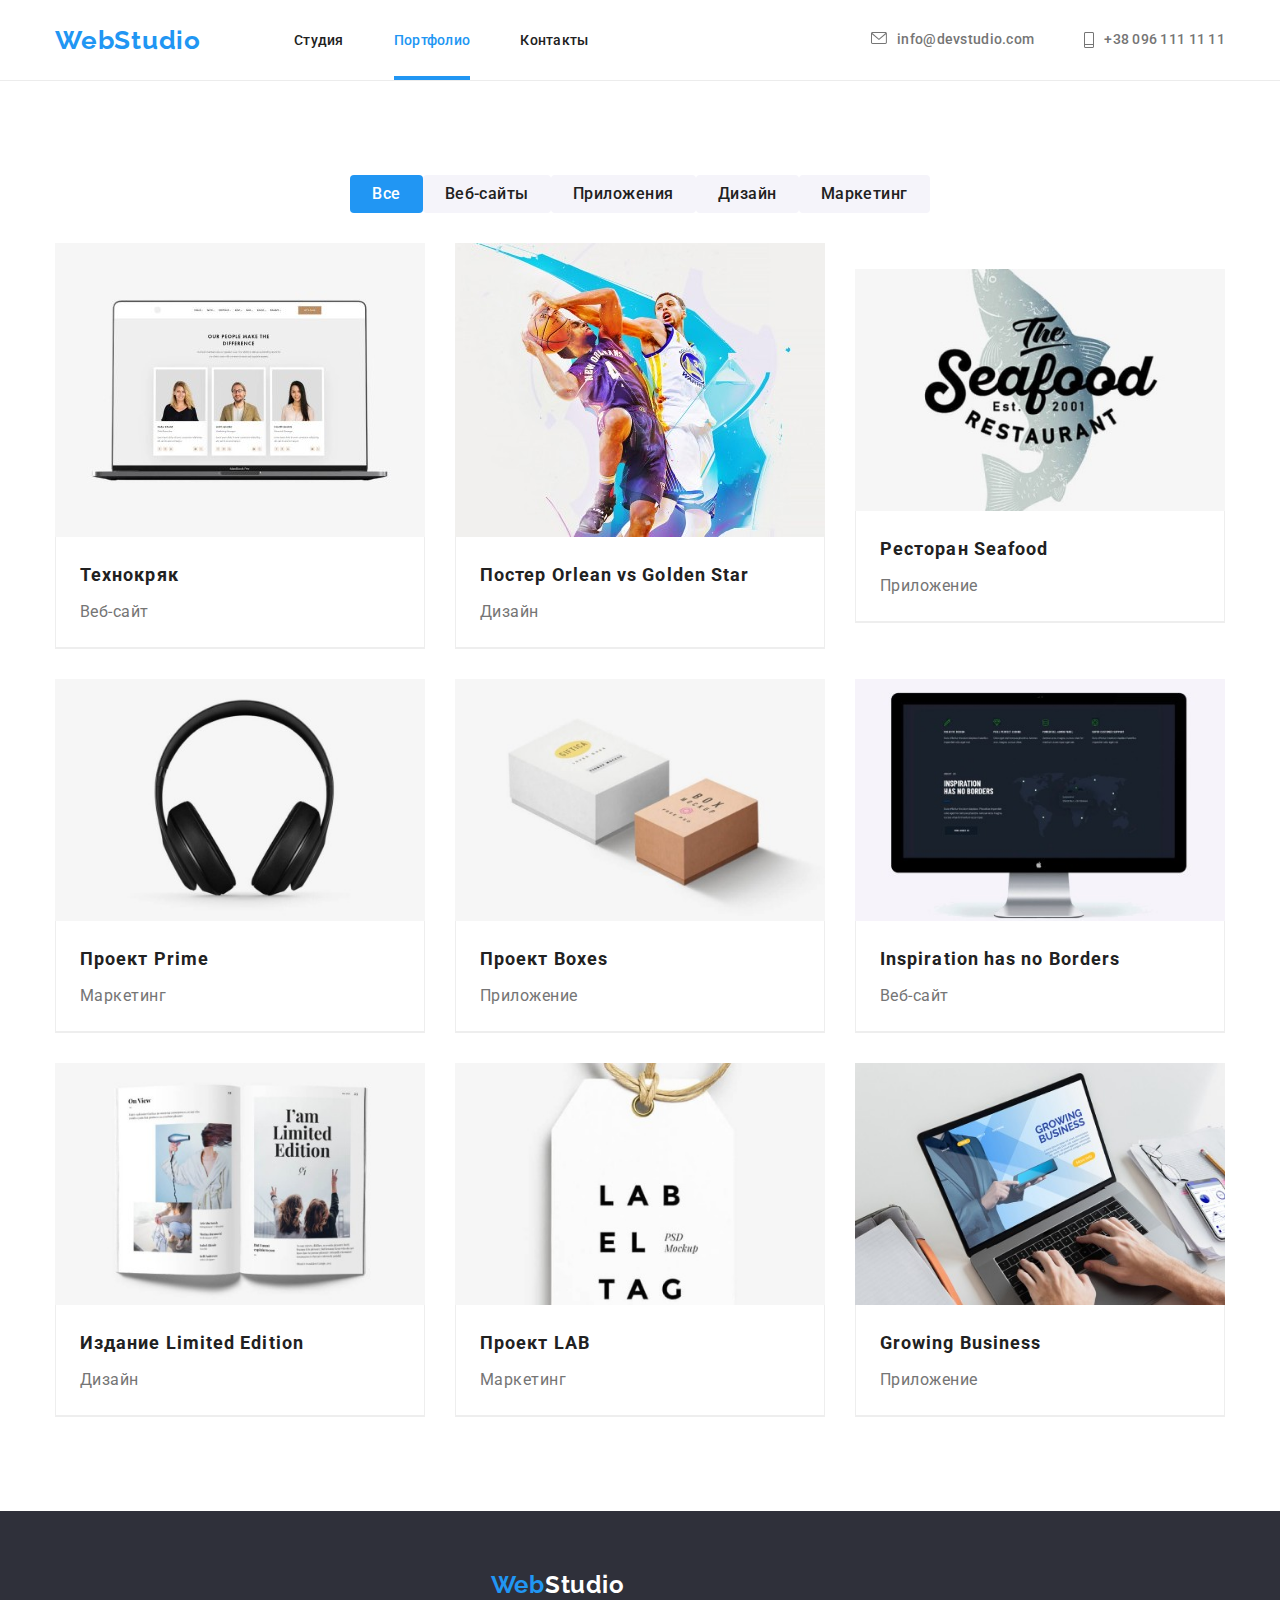
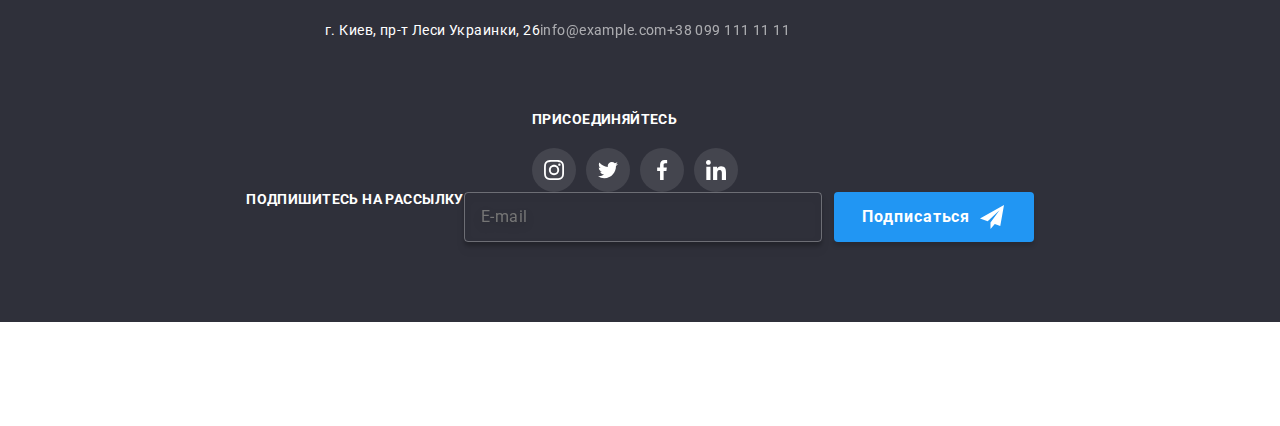
<file: portfolio.html>
<!DOCTYPE html>
<html lang="ru">
  <head>
    <meta charset="UTF-8" />
    <meta http-equiv="X-UA-Compatible" content="IE=edge" />
    <meta name="viewport" content="width=device-width, initial-scale=1.0" />
    <title>Document</title>
    <link rel="preconnect" href="https://fonts.googleapis.com">
    <link rel="preconnect" href="https://fonts.gstatic.com" crossorigin>
    <link href="https://fonts.googleapis.com/css2?family=Raleway:wght@700&family=Roboto:wght@400;500;700;900&display=swap"
      rel="stylesheet">
    <!-- Normalize -->
    <link
      rel="stylesheet"
      href="https://cdnjs.cloudflare.com/ajax/libs/modern-normalize/1.1.0/modern-normalize.min.css"
    />
    <!-- Custom styles -->
    <link rel="stylesheet" href="./css/main.min.css" />
  </head>

  <body class="body">
    <!--header-->
    <header class="header__menu">
      <div class="container header__container">
        <div class="header__nav-container">
          <nav class="header__site-nav">
            <a href="index.html" lang="en" class="header__logo">Web<span lang="en" class="studio">Studio</span></a>
            <div class="header__nav-site-contact">
              <div class="header__list-contact">
                <ul class="header__list">
                  <li class="header__item">
                    <a href="./index.html" class="header__title">Студия</a>
                  </li>
                  <li class="header__item">
                    <a href="./portfolio.html" class="header__title--active">Портфолио</a>
                  </li>
                  <li class="header__item"><a href="" class="header__title">Контакты</a></li>
                </ul>
              </div>
            </div>
          </nav>
          <ul class="header__list">
            <li class="header__link-contact">
              <a href="mailto:info@devstudio.com" class="header__link">
                <svg class="header__icon" width="16" height="12">
                  <use href="./images/icons/sprite1.svg#icon-envelope"></use>
                </svg>
                info@devstudio.com</a>
            </li>
            <li class="header__link-contact">
              <a href="tel:+380961111111" class="header__link">
                <svg class="header__icon" width="10" height="16">
                  <use href="./images/icons/sprite1.svg#icon-Vector"></use>
                </svg>
                +38 096 111 11 11</a>
            </li>
          </ul>
        </div>
      </div>
    </header>
    <!--Main-->
    <main>
      <section class="portfolio__section">
        <div class="container">
          <h1 hidden>Portfolio</h1>
          <div class="portfolio__btn-list">
            <ul class="portfolio__list">
              <li>
                <button type="button" class="portfolio--current-button">Все</button>
              </li>
              <li>
                <button type="button" class="portfolio__btn">Веб-сайты</button>
              </li>
              <li>
                <button type="button" class="portfolio__btn">Приложения</button>
              </li>
              <li>
                <button type="button" class="portfolio__btn">Дизайн</button>
              </li>
              <li>
                <button type="button" class="portfolio__btn">Маркетинг</button>
              </li>
            </ul>
          </div>
          <div class="portfolio__container">
            <ul class="portfolio__list">
              <li class="portfolio__card-list">
                <a href="" class="portfolio__ancor">
                  <div class="portfolio__text-position">
                    <picture class="portfolio__img">
                      <source media="(min-width: 1200px)"
                        srcset="./images/portfolio/img1_lg.jpg 1x, ./images/portfolio/img1@2x_lg.jpg 2x"
                        type="image/jpg">
                      <source media="(min-width: 768px)"
                        srcset="./images/portfolio/img1_md.jpg 1x, ./images/portfolio/img1@2x_md.jpg 2x"
                        type="image/jpg">
                      <source media="(max-width: 767px)"
                        srcset="./images/portfolio/img1_sm.jpg 1x, ./images/portfolio/img1@2x_sm.jpg 2x"
                        type="image/jpg">
                    
                  <img
                    src="./images/technokriak.jpg"
                    alt="technokriak"
                    width="370"
                  />
                  </picture>
                  <p class="portfolio__text-item">Ресурс предлагает комплексные предложения с разным уровнем
                  функционала и сервисов. Все это позволит посетителю получить
                  исчерпывающие сведения о компании или частном лице.</p></div>
                  <div class="portfolio__inscription">
                    <h2 class="portfolio__title">Технокряк</h2>
                    <p class="portfolio__text">Веб-сайт</p>
                  </div>
                </a>
              </li>
              <li class="portfolio__card-list">
                <a href="" class="portfolio__ancor">
                  <div class="portfolio__text-position">
                    <picture class="portfolio__img">
                      <source media="(min-width: 1200px)" srcset="./images/portfolio/img2_lg.jpg 1x, ./images/portfolio/img2@2x_lg.jpg 2x"
                        type="image/jpg">
                      <source media="(min-width: 768px)" srcset="./images/portfolio/img2_md.jpg 1x, ./images/portfolio/img2@2x_md.jpg 2x"
                        type="image/jpg">
                      <source media="(max-width: 767px)" srcset="./images/portfolio/img2_sm.jpg 1x, ./images/portfolio/img2@2x_sm.jpg 2x"
                        type="image/jpg">
                  <img
                    src="./images/neworlean.jpg"
                    alt="neworlean"
                    width="370"
                  />
                    </picture>
                  <p class="portfolio__text-item">Lorem ipsum dolor sit amet consectetur, adipisicing elit.
                  Numquam quod inventore placeat atque, beatae dolores error ab non unde impedit
                  corrupti laborum quaerat nisi quidem sint! Asperiores.</p>
                  </div>
                  <div class="portfolio__inscription">
                    <h2 class="portfolio__title">
                      Постер <span lang="en">Orlean vs Golden Star</span>
                    </h2>
                    <p class="portfolio__text">Дизайн</p>
                  </div>
                </a>
              </li>
              <li class="portfolio__card-list">
                <a href="" class="portfolio__ancor">
                  <div class="portfolio__text-position">
                    <picture class="portfolio__img">
                      <source media="(min-width: 1200px)" srcset="./images/portfolio/img3_lg.jpg 1x, ./images/portfolio/img3@2x_lg.jpg 2x"
                        type="image/jpg">
                      <source media="(min-width: 768px)" srcset="./images/portfolio/img3_md.jpg 1x, ./images/portfolio/img3@2x_md.jpg 2x"
                        type="image/jpg">
                      <source media="(max-width: 767px)" srcset="./images/portfolio/img3_sm.jpg 1x, ./images/portfolio/img3@2x_sm.jpg 2x"
                        type="image/jpg">
                  <img src="./images/seafood.jpg" alt="seafood" width="370" />
                    </picture>
                  <p class="portfolio__text-item">Lorem ipsum dolor sit amet consectetur, adipisicing elit.
                    Numquam quod inventore placeat atque, beatae dolores error ab non unde impedit
                    corrupti laborum quaerat nisi quidem sint! Asperiores.</p>
                  </div>
                  <div class="portfolio__inscription">
                    <h2 class="portfolio__title">
                      Ресторан <span lang="en">Seafood</span>
                    </h2>
                    <p class="portfolio__text">Приложение</p>
                  </div>
                </a>
              </li>
              <li class="portfolio__card-list">
                <a href="" class="portfolio__ancor">
                  <div class="portfolio__text-position">
                    <picture class="portfolio__img">
                      <source media="(min-width: 1200px)" srcset="./images/portfolio/img4_lg.jpg 1x, ./images/portfolio/img4@2x_lg.jpg 2x"
                        type="image/jpg">
                      <source media="(min-width: 768px)" srcset="./images/portfolio/img4_md.jpg 1x, ./images/portfolio/img4@2x_md.jpg 2x"
                        type="image/jpg">
                      <source media="(max-width: 767px)" srcset="./images/portfolio/img4_sm.jpg 1x, ./images/portfolio/img4@2x_sm.jpg 2x"
                        type="image/jpg">
                  <img src="./images/prime.jpg" alt="prime" width="370" />
                    </picture>
                  <p class="portfolio__text-item">Lorem ipsum dolor sit amet consectetur, adipisicing elit.
                    Numquam quod inventore placeat atque, beatae dolores error ab non unde impedit
                    corrupti laborum quaerat nisi quidem sint! Asperiores.</p>
                  </div>
                  <div class="portfolio__inscription">
                    <h2 class="portfolio__title">
                      Проект <span lang="en">Prime</span>
                    </h2>
                    <p class="portfolio__text">Маркетинг</p>
                  </div>
                </a>
              </li>
              <li class="portfolio__card-list">
                <a href="" class="portfolio__ancor">
                  <div class="portfolio__text-position">
                    <picture class="portfolio__img">
                      <source media="(min-width: 1200px)" srcset="./images/portfolio/img5_lg.jpg 1x, ./images/portfolio/img5@2x_lg.jpg 2x"
                        type="image/jpg">
                      <source media="(min-width: 768px)" srcset="./images/portfolio/img5_md.jpg 1x, ./images/portfolio/img5@2x_md.jpg 2x"
                        type="image/jpg">
                      <source media="(max-width: 767px)" srcset="./images/portfolio/img5_sm.jpg 1x, ./images/portfolio/img5@2x_sm.jpg 2x"
                        type="image/jpg">
                  <img src="./images/boxes.jpg" alt="boxes" width="370" />
                    </picture>
                  <p class="portfolio__text-item">Lorem ipsum dolor sit amet consectetur, adipisicing elit.
                    Numquam quod inventore placeat atque, beatae dolores error ab non unde impedit
                    corrupti laborum quaerat nisi quidem sint! Asperiores.</p>
                  </div>
                  <div class="portfolio__inscription">
                    <h2 class="portfolio__title">
                      Проект <span lang="en">Boxes</span>
                    </h2>
                    <p class="portfolio__text">Приложение</p>
                  </div>
                </a>
              </li>
              <li class="portfolio__card-list">
                <a href="" class="portfolio__ancor">
                  <div class="portfolio__text-position">
                    <picture class="portfolio__img">
                      <source media="(min-width: 1200px)" srcset="./images/portfolio/img6_lg.jpg 1x, ./images/portfolio/img6@2x_lg.jpg 2x"
                        type="image/jpg">
                      <source media="(min-width: 768px)" srcset="./images/portfolio/img6_md.jpg 1x, ./images/portfolio/img6@2x_md.jpg 2x"
                        type="image/jpg">
                      <source media="(max-width: 767px)" srcset="./images/portfolio/img6_sm.jpg 1x, ./images/portfolio/img6@2x_sm.jpg 2x"
                        type="image/jpg">
                  <img
                    src="./images/inspiration.jpg"
                    alt="inspiration"
                    width="370"
                  />
                    </picture>
                  <p class="portfolio__text-item">Lorem ipsum dolor sit amet consectetur, adipisicing elit.
                    Numquam quod inventore placeat atque, beatae dolores error ab non unde impedit
                    corrupti laborum quaerat nisi quidem sint! Asperiores.</p></div>
                  <div class="portfolio__inscription">
                    <h2 lang="en" class="portfolio__title">
                      Inspiration has no Borders
                    </h2>
                    <p class="portfolio__text">Веб-сайт</p>
                  </div>
                </a>
              </li>
              <li class="portfolio__card-list">
                <a href="" class="portfolio__ancor">
                  <div class="portfolio__text-position">
                    <picture class="portfolio__img">
                      <source media="(min-width: 1200px)" srcset="./images/portfolio/img7_lg.jpg 1x, ./images/portfolio/img7@2x_lg.jpg 2x"
                        type="image/jpg">
                      <source media="(min-width: 768px)" srcset="./images/portfolio/img7_md.jpg 1x, ./images/portfolio/img7@2x_md.jpg 2x"
                        type="image/jpg">
                      <source media="(max-width: 767px)" srcset="./images/portfolio/img7_sm.jpg 1x, ./images/portfolio/img7@2x_sm.jpg 2x"
                        type="image/jpg">
                  <img
                    src="./images/limitededition.jpg"
                    alt="limitededition"
                    width="370"
                  />
                    </picture>
                  <p class="portfolio__text-item">Lorem ipsum dolor sit amet consectetur, adipisicing elit.
                    Numquam quod inventore placeat atque, beatae dolores error ab non unde impedit
                    corrupti laborum quaerat nisi quidem sint! Asperiores.</p>
                  </div>
                  <div class="portfolio__inscription">
                    <h2 class="portfolio__title">
                      Издание <span lang="en">Limited Edition</span>
                    </h2>
                    <p class="portfolio__text">Дизайн</p>
                  </div>
                </a>
              </li>
              <li class="portfolio__card-list">
                <a href="" class="portfolio__ancor">
                  <div class="portfolio__text-position">
                    <picture class="portfolio__img">
                      <source media="(min-width: 1200px)" srcset="./images/portfolio/img8_lg.jpg 1x, ./images/portfolio/img8@2x_lg.jpg 2x"
                        type="image/jpg">
                      <source media="(min-width: 768px)" srcset="./images/portfolio/img8_md.jpg 1x, ./images/portfolio/img8@2x_md.jpg 2x"
                        type="image/jpg">
                      <source media="(max-width: 767px)" srcset="./images/portfolio/img8_sm.jpg 1x, ./images/portfolio/img8@2x_sm.jpg 2x"
                        type="image/jpg">
                  <img
                    src="./images/projectlab.jpg"
                    alt="projectlab"
                    width="370"
                  />
                    </picture>
                  <p class="portfolio__text-item">Lorem ipsum dolor sit amet consectetur, adipisicing elit.
                    Numquam quod inventore placeat atque, beatae dolores error ab non unde impedit
                    corrupti laborum quaerat nisi quidem sint! Asperiores.</p>
                  </div>
                  <div class="portfolio__inscription">
                    <h2 class="portfolio__title">
                      Проект <span lang="en">LAB</span>
                    </h2>
                    <p class="portfolio__text">Маркетинг</p>
                  </div>
                </a>
              </li>
              <li class="portfolio__card-list">
                <a href="" class="portfolio__ancor">
                  <div class="portfolio__text-position">
                    <picture class="portfolio__img">
                      <source media="(min-width: 1200px)" srcset="./images/portfolio/img9_lg.jpg 1x, ./images/portfolio/img9@2x_lg.jpg 2x"
                        type="image/jpg">
                      <source media="(min-width: 768px)" srcset="./images/portfolio/img9_md.jpg 1x, ./images/portfolio/img9@2x_md.jpg 2x"
                        type="image/jpg">
                      <source media="(max-width: 767px)" srcset="./images/portfolio/img9_sm.jpg 1x, ./images/portfolio/img9@2x_sm.jpg 2x"
                        type="image/jpg">
                  <img
                    src="./images/growingbusiness.jpg"
                    alt="growingbusiness"
                    width="370"
                  />
                    </picture>
                  <p class="portfolio__text-item">Lorem ipsum dolor sit amet consectetur, adipisicing elit.
                    Numquam quod inventore placeat atque, beatae dolores error ab non unde impedit
                    corrupti laborum quaerat nisi quidem sint! Asperiores.</p>
                  </div>
                  <div class="portfolio__inscription">
                    <h2 lang="en" class="portfolio__title">Growing Business</h2>
                    <p class="portfolio__text">Приложение</p>
                  </div>
                </a>
              </li>
            </ul>
          </div>
        </div>
      </section>
    </main>
    <!--Footer-->
    <footer class="footer__section">
      <section>
        <div class="container">
          <div class="footer__ancors">
            <div class="footer__contact-container">
              <h2 lang="en" class="footer__logo">
                Web<span lang="en" class="footer__studio">Studio</span>
              </h2>
              <address>
                <ul class="footer__address-list">
                  <li>
                    <p class="footer__address">г. Киев, пр-т Леси Украинки, 26</p>
                  </li>
                  <li class="footer__contact-list">
                    <a href="mailto:info@example.com" class="footer__contact">info@example.com</a>
                  </li>
                  <li class="footer__contact-list">
                    <a href="tel:+380991111111" class="footer__contact">+38 099 111 11 11</a>
                  </li>
                </ul>
              </address>
            </div>
            <div class="footer__social">
              <h3 class="footer__title">ПРИСОЕДИНЯЙТЕСЬ</h3>
              <ul class="footer__socialicons footer__list">
                <li class="footer__icons">
                  <a class="footer__link" href="instagram" target="_blank" rel="noopener noreffer"
                    aria-label="Instagram-icon">
                    <svg class="footer__connect-icons" width="20" height="20">
                      <use href="./images/icons/sprite1.svg#icon-instagram-2"></use>
                    </svg></a>
                </li>
                <li class="footer__icons">
                  <a class="footer__link" href="twitter" target="_blank" rel="noopener noreffer" aria-label="Twitter-icon">
                    <svg class="footer__connect-icons" width="20" height="20">
                      <use href="./images/icons/sprite1.svg#icon-twitter-1"></use>
                    </svg></a>
                </li>
                <li class="footer__icons">
                  <a class="footer__link" href="facebook" target="_blank" rel="noopener noreffer"
                    aria-label="Facebook-icon">
                    <svg class="footer__connect-icons" width="20" height="20">
                      <use href="./images/icons/sprite1.svg#icon-facebook-1"></use>
                    </svg></a>
                </li>
                <li class="footer__icons">
                  <a class="footer__link" href="linkedin" target="_blank" rel="noopener noreffer"
                    aria-label="Linkedin-icon">
                    <svg class="footer__connect-icons" width="20" height="20">
                      <use href="./images/icons/sprite1.svg#icon-linkedin-1"></use>
                    </svg></a>
                </li>
              </ul>
            </div>
            <div class="footer__subscribe">
              <p class="footer__title-send">Подпишитесь на рассылку</p>
              <form class="footer__form">
                <div class="footer__mail">
                  <label class="footer__label-mail">
                    <input class="footer__input-mail" type="email" name="mail" placeholder="E-mail">
                  </label>
                </div>
                <button class="footer__btn" type="submit">Подписаться
                  <svg class="footer__icon-btn" width="24" height="24">
                    <use href="./images/icons/sprite1.svg#icon-icon-send"></use>
                  </svg>
                </button>
              </form>
            </div>
          </div>
        </div>
      </section>
    </footer>
    <!-- Mobile menu -->
    <div class="mobile-menu" data-menu>
      <ul class="mobile-menu-nav mobile-menu__list">
        <li class="mobile-menu-nav__item">
          <a class="mobile-menu-nav__link mobile-menu-nav__link--current link" href="./index.html">Студия</a>
        </li>
        <li class="mobile-menu-nav__item">
          <a class="mobile-menu-nav__link link" href="./portfolio.html">Портфолио</a>
        </li>
        <li class="mobile-menu-nav__item">
          <a class="mobile-menu-nav__link" href="">Контакты</a>
        </li>
      </ul>
    
      <ul class="mobile-menu-contacts mobile-menu__list">
        <li class="mobile-menu-contacts__item">
          <a class="mobile-menu-contacts__tel link" href="tel:+380961111111">+38 096 111 11 11</a>
        </li>
        <li class="mobile-menu-contacts__item">
          <a class="mobile-menu-contacts__mail link" href="mailto:info@devstudio.com">info@devstudio.com</a>
        </li>
      </ul>
    
      <ul class="mobile-menu-socials mobile-menu__list">
        <li class="mobile-menu-socials__item">
          <a class="mobile-menu-socials__link link" href="">Instagram</a>
        </li>
        <li class="mobile-menu-socials__item">
          <a class="mobile-menu-socials__link link" href="">Twitter</a>
        </li>
        <li class="mobile-menu-socials__item">
          <a class="mobile-menu-socials__link link" href="">Facebook</a>
        </li>
        <li class="mobile-menu-socials__item">
          <a class="mobile-menu-socials__link" href="">LinkedIn</a>
        </li>
      </ul>
    </div>
  </body>
</html>
</file>
<file: css/main.min.css>
:root{--primary-text-color: #757575;--title-text-color: #212121;--link-text-color: #2196F3;--logo-text-studio-color: #000000;--accent-text-color: #FFFFFF;--primary-background-color: #FFFFFF;--background-footer: #2F303A;--button-color: #2196F3;--secondary-background-color: #F5F4FA;--list-background-color: #EEEEEE;--border-color: #ECECEC;--icon-color: #AFB1B8;--item: 3;--indent: 30px}html{-webkit-box-sizing:border-box;box-sizing:border-box}.container{width:1200px;padding-left:15px;padding-right:15px;margin-left:auto;margin-right:auto}@media screen and (min-width: 480px){.container{width:480px}}@media screen and (min-width: 768px){.container{width:768px}}@media screen and (min-width: 1200px){.container{width:1200px}}.body{background-color:var(--primary-background-color);color:var(--primary-text-color);font-family:Roboto,sans-serif;font-size:14px;margin:0px}ul{padding:0;margin:0}h1,h2,h3,h4,h5,h6,p{margin:0}.header__container{border-bottom:1px;border:var(--border-color)}.header__menu{border-bottom:1px solid var(--border-color)}.header__nav-container{display:-webkit-box;display:-ms-flexbox;display:flex}.header__site-nav{display:-webkit-box;display:-ms-flexbox;display:flex;-webkit-box-align:center;-ms-flex-align:center;align-items:center;margin-right:auto}.header__list{display:-webkit-box;display:-ms-flexbox;display:flex;-webkit-box-align:center;-ms-flex-align:center;align-items:center;list-style-type:none;padding:0px;margin:0px}.header__logo{color:var(--link-text-color);font-family:"Raleway";font-weight:700;font-size:26px;line-height:1.19;letter-spacing:.03em;text-decoration:none;padding-top:24px;padding-bottom:24px;margin-right:93px}.header__studio{text-decoration:none}.header__studio{color:var(--logo-text-studio-color);font-family:"Raleway";font-weight:700;font-size:26px;line-height:1.19;letter-spacing:.03em}.header__nav-site-contact,.header__list-contact{margin-right:auto;margin-left:auto}.header__item{margin-right:50px}.header__item:last-child{margin-right:0px}.header__link,.header__title--active,.header__title{text-decoration:none;padding-top:32px;padding-bottom:32px}.header__title{color:var(--title-text-color);font-family:inherit;font-weight:500;line-height:1.14;letter-spacing:.02em;-webkit-transition:color 250ms cubic-bezier(0.4, 0, 0.2, 1);transition:color 250ms cubic-bezier(0.4, 0, 0.2, 1)}.header__title:hover,.header__title:focus{color:var(--link-text-color)}.header__title--active{color:var(--link-text-color);font-family:inherit;font-weight:500;line-height:1.14;letter-spacing:.02em;position:relative}.header__title--active::after{content:"";display:block;width:100%;height:4px;background-color:var(--link-text-color);position:absolute;bottom:0;left:0}.header__item:first-child{margin-left:0px}.header__item:last-child{margin-right:0px}.header__link-contact{margin-right:50px}.header__link-contact:last-child{margin-right:0px}.contact{-webkit-transition:color 250ms cubic-bezier(0.4, 0, 0.2, 1);transition:color 250ms cubic-bezier(0.4, 0, 0.2, 1)}.header__link{color:var(--primary-text-color);font-family:inherit;font-weight:500;font-size:14px;line-height:1.14;letter-spacing:.02em;display:-webkit-box;display:-ms-flexbox;display:flex;-webkit-transition:color 250ms cubic-bezier(0.4, 0, 0.2, 1);transition:color 250ms cubic-bezier(0.4, 0, 0.2, 1)}.header__link:hover,.header__link:focus{color:var(--link-text-color)}.header__icon{fill:currentColor;margin-right:10px;-webkit-transition:fill 250ms cubic-bezier(0.4, 0, 0.2, 1);transition:fill 250ms cubic-bezier(0.4, 0, 0.2, 1)}.header__icon:hover,.header__icon:focus{fill:currentColor}.hero{text-align:center;padding:200px 0;background-color:var(--background-footer);max-width:1600px;height:600px;margin-left:auto;margin-right:auto;background-image:-webkit-gradient(linear, left top, right top, from(rgba(47, 48, 58, 0.4)), to(rgba(47, 48, 58, 0.4))),url(../images/hero.jpg);background-image:linear-gradient(to right, rgba(47, 48, 58, 0.4), rgba(47, 48, 58, 0.4)),url(../images/hero.jpg);background-repeat:no-repeat;background-position:center;background-size:cover}@media screen and (min-width: 0px)and (max-width: 479px){.hero{background-image:-webkit-gradient(linear, left top, right top, from(rgba(47, 48, 58, 0.4)), to(rgba(47, 48, 58, 0.4))),url(../images/hero/Header_img_sm.jpg);background-image:linear-gradient(to right, rgba(47, 48, 58, 0.4), rgba(47, 48, 58, 0.4)),url(../images/hero/Header_img_sm.jpg)}}@media screen and (min-width: 0px)and (max-width: 479px)and (min-device-pixel-ratio: 2),screen and (min-width: 0px)and (max-width: 479px)and (-webkit-min-device-pixel-ratio: 2),screen and (min-width: 0px)and (max-width: 479px)and (min-resolution: 192dpi),screen and (min-width: 0px)and (max-width: 479px)and (min-resolution: 2dppx){.hero{background-image:url(../images/hero/Header_img@2x_sm.jpg)}}@media screen and (min-width: 480px)and (max-width: 767px){.hero{background-image:-webkit-gradient(linear, left top, right top, from(rgba(47, 48, 58, 0.4)), to(rgba(47, 48, 58, 0.4))),url(../images/hero/Header_img_md.jpg);background-image:linear-gradient(to right, rgba(47, 48, 58, 0.4), rgba(47, 48, 58, 0.4)),url(../images/hero/Header_img_md.jpg)}}@media screen and (min-width: 480px)and (max-width: 767px)and (min-device-pixel-ratio: 2),screen and (min-width: 480px)and (max-width: 767px)and (-webkit-min-device-pixel-ratio: 2),screen and (min-width: 480px)and (max-width: 767px)and (min-resolution: 192dpi),screen and (min-width: 480px)and (max-width: 767px)and (min-resolution: 2dppx){.hero{background-image:url(../images/hero/Header_img@2x_md.jpg)}}@media screen and (min-width: 768px)and (max-width: 1199px){.hero{max-width:100%;background-image:-webkit-gradient(linear, left top, right top, from(rgba(47, 48, 58, 0.4)), to(rgba(47, 48, 58, 0.4))),url(../images/hero/Header_img_lg.jpg);background-image:linear-gradient(to right, rgba(47, 48, 58, 0.4), rgba(47, 48, 58, 0.4)),url(../images/hero/Header_img_lg.jpg)}}@media screen and (min-width: 768px)and (max-width: 1199px)and (min-device-pixel-ratio: 2),screen and (min-width: 768px)and (max-width: 1199px)and (-webkit-min-device-pixel-ratio: 2),screen and (min-width: 768px)and (max-width: 1199px)and (min-resolution: 192dpi),screen and (min-width: 768px)and (max-width: 1199px)and (min-resolution: 2dppx){.hero{background-image:url(../images/hero/Header_img@2x_lg.jpg)}}@media screen and (min-width: 1200px){.hero{max-width:1600px;padding-top:200px;padding-bottom:200px;background-image:-webkit-gradient(linear, left top, right top, from(rgba(47, 48, 58, 0.4)), to(rgba(47, 48, 58, 0.4))),url(../images/hero/Header_img@2x_lg.jpg);background-image:linear-gradient(to right, rgba(47, 48, 58, 0.4), rgba(47, 48, 58, 0.4)),url(../images/hero/Header_img@2x_lg.jpg)}}@media screen and (min-width: 1200px)and (min-device-pixel-ratio: 2),screen and (min-width: 1200px)and (-webkit-min-device-pixel-ratio: 2),screen and (min-width: 1200px)and (min-resolution: 192dpi),screen and (min-width: 1200px)and (min-resolution: 2dppx){.hero{background-image:url(../images/hero/Header_img@2x_sm.jpg)}}.hero__title{color:var(--accent-text-color);font-weight:900;font-size:44px;line-height:1.36;letter-spacing:.06em;text-transform:uppercase;text-align:center;width:696px;margin-top:0px;margin-bottom:40px;margin-right:auto;margin-left:auto}@media screen and (min-width: 480px){.hero__title{font-size:26px;line-height:1.6;margin-bottom:30px}}@media screen and (min-width: 768px){.hero__title{font-size:26px;line-height:1.6;margin-bottom:30px}}@media screen and (min-width: 1200px){.hero__title{font-size:44px;line-height:1.7;margin-bottom:30px}}.hero__button{color:var(--accent-text-color);background-color:var(--link-text-color);cursor:pointer;font-family:inherit;font-weight:700;font-size:16px;line-height:1.88;-webkit-box-shadow:0px 4px 4px rgba(0,0,0,.15);box-shadow:0px 4px 4px rgba(0,0,0,.15);border-radius:4px;letter-spacing:.06em;border:rgba(0,0,0,0);padding:10px 32px}.hero--is-hidden{visibility:hidden;opacity:0;pointer-events:none}.hero__backdrop{position:fixed;left:0;top:0;width:100%;height:100%;-webkit-transition:opacity 250ms cubic-bezier(0.4, 0, 0.2, 1),visibility 250ms cubic-bezier(0.4, 0, 0.2, 1);transition:opacity 250ms cubic-bezier(0.4, 0, 0.2, 1),visibility 250ms cubic-bezier(0.4, 0, 0.2, 1);background:rgba(0,0,0,.2);z-index:5}.hero__modal{position:absolute;top:50%;left:50%;padding:40px;-webkit-transform:translate(-50%, -50%);transform:translate(-50%, -50%);width:528px;height:581px;background-color:var(--accent-text-color);-webkit-box-shadow:0px 1px 3px rgba(0,0,0,.12),0px 1px 1px rgba(0,0,0,.14),0px 2px 1px rgba(0,0,0,.2);box-shadow:0px 1px 3px rgba(0,0,0,.12),0px 1px 1px rgba(0,0,0,.14),0px 2px 1px rgba(0,0,0,.2);border-radius:4px}@media screen and (min-width: 480px){.hero__modal{width:450px;height:609px}}@media screen and (min-width: 768px){.hero__modal{width:450px;height:609px}}.hero__modal-text{font-style:normal;font-weight:700;font-size:20px;line-height:1.15;text-align:center;letter-spacing:.03em;color:var(--title-text-color);margin-top:40px}.hero__modal-contact-container{display:block;position:relative;margin-bottom:10px;-webkit-transition:color 250ms cubic-bezier(0.4, 0, 0.2, 1);transition:color 250ms cubic-bezier(0.4, 0, 0.2, 1)}.hero__modal-contact-container:hover,.hero__modal-contact-container:focus{color:var(--link-text-color)}.hero__modal-contact{display:-webkit-box;display:-ms-flexbox;display:flex;margin-top:12px;margin-bottom:4px;font-size:12px;line-height:1.17;letter-spacing:.01em;color:var(--primary-text-color)}.hero__contact-input{width:100%;height:40px;padding-top:4px;padding-right:6px;padding-bottom:4px;padding-left:42px;border:1px solid rgba(33,33,33,.2);border-radius:4px;cursor:pointer;-webkit-transition:border 250ms cubic-bezier(0.4, 0, 0.2, 1);transition:border 250ms cubic-bezier(0.4, 0, 0.2, 1)}.hero__contact-input:hover,.hero__contact-input:focus{border:1px solid var(--link-text-color);outline:none}.hero__modal-icon{position:absolute;left:12px;-webkit-transform:translateY(11px);transform:translateY(11px);fill:var(--title-text-color);-webkit-transition:fill 250ms cubic-bezier(0.4, 0, 0.2, 1);transition:fill 250ms cubic-bezier(0.4, 0, 0.2, 1)}.hero__modal-icon:hover,.hero__modal-icon:focus{fill:var(--link-text-color)}.hero__modal-comment{display:-webkit-box;display:-ms-flexbox;display:flex;margin-bottom:4px;font-weight:400;font-size:12px;line-height:1.67;letter-spacing:.01em;color:var(--primary-text-color)}.hero__modal-textarea{display:block;width:100%;height:120px;margin-bottom:20px;padding:12px 16px;font-weight:400;font-size:14px;line-height:1.14;letter-spacing:.01em;color:rgba(117,117,117,.5);border:1px solid rgba(33,33,33,.2);border-radius:4px;cursor:pointer;resize:none;-webkit-transition:border 250ms cubic-bezier(0.4, 0, 0.2, 1);transition:border 250ms cubic-bezier(0.4, 0, 0.2, 1)}.hero__modal-textarea:hover,.hero__modal-textarea:focus{border:1px solid var(--link-text-color)}.hero__form-checkbox{display:-webkit-box;display:-ms-flexbox;display:flex;-webkit-box-align:center;-ms-flex-align:center;align-items:center;-webkit-box-pack:center;-ms-flex-pack:center;justify-content:center;gap:7px;margin-bottom:30px}.hero--visually-hidden{position:absolute;width:1px;height:1px;margin:-1px;padding:0;overflow:hidden;border:0;clip:rect(0 0 0 0)}.hero__checkbox-input:checked+.hero__checkbox-custom{background-color:var(--link-text-color);outline:2px solid var(--link-text-color)}.hero__checkbox-custom{display:-webkit-inline-box;display:-ms-inline-flexbox;display:inline-flex;-webkit-box-align:center;-ms-flex-align:center;align-items:center;-webkit-box-pack:center;-ms-flex-pack:center;justify-content:center;width:16px;height:15px;outline:2px solid var(--title-text-color);outline-offset:-2px;border-radius:2px;-webkit-transition:outline-color 250ms cubic-bezier(0.4, 0, 0.2, 1);transition:outline-color 250ms cubic-bezier(0.4, 0, 0.2, 1)}.hero__text-agreed{font-weight:400;font-size:14px;line-height:1.71;letter-spacing:.03em;color:var(--primary-text-color)}.hero__modal--send{display:-webkit-box;display:-ms-flexbox;display:flex;-webkit-box-align:center;-ms-flex-align:center;align-items:center;-webkit-box-pack:center;-ms-flex-pack:center;justify-content:center;margin-right:auto;margin-left:auto;width:200px;height:50px;font-weight:700;font-size:16px;line-height:1.88;letter-spacing:.06em;color:var(--accent-text-color);background:var(--button-color);-webkit-box-shadow:0px 4px 4px rgba(0,0,0,.15);box-shadow:0px 4px 4px rgba(0,0,0,.15);border-radius:4px;border:none;cursor:pointer;-webkit-transition:background-color 250ms cubic-bezier(0.4, 0, 0.2, 1),-webkit-box-shadow 250ms cubic-bezier(0.4, 0, 0.2, 1);transition:background-color 250ms cubic-bezier(0.4, 0, 0.2, 1),-webkit-box-shadow 250ms cubic-bezier(0.4, 0, 0.2, 1);transition:box-shadow 250ms cubic-bezier(0.4, 0, 0.2, 1),background-color 250ms cubic-bezier(0.4, 0, 0.2, 1);transition:box-shadow 250ms cubic-bezier(0.4, 0, 0.2, 1),background-color 250ms cubic-bezier(0.4, 0, 0.2, 1),-webkit-box-shadow 250ms cubic-bezier(0.4, 0, 0.2, 1)}.hero__modal--send:hover,.hero__modal--send:focus{background-color:#188ce8;-webkit-box-shadow:0px 4px 4px rgba(0,0,0,.15);box-shadow:0px 4px 4px rgba(0,0,0,.15)}.hero__modal-link{font-weight:400;font-size:14px;line-height:1.71;letter-spacing:.03em;-webkit-text-decoration-line:underline;text-decoration-line:underline;color:var(--link-text-color)}.hero--closes{position:absolute;top:8px;right:8px;display:-webkit-box;display:-ms-flexbox;display:flex;-webkit-box-align:center;-ms-flex-align:center;align-items:center;-webkit-box-pack:center;-ms-flex-pack:center;justify-content:center;width:30px;height:30px;border:1px solid rgba(0,0,0,.1);border-radius:50%;background:rgba(0,0,0,0);cursor:pointer}.hero--closes:hover,.hero--closes:focus{fill:var(--link-text-color)}.hero__modal--close{height:11px;width:11px}.hero__modal--close:hover,.hero__modal--close:focus{fill:var(--link-text-color)}.feature__section{padding-top:94px;padding-bottom:94px}@media screen and (min-width: 480px){.feature__section{padding-top:60px;padding-bottom:60px}}@media screen and (min-width: 768px){.feature__section{padding-top:60px;padding-bottom:60px}}.feature__list{display:-webkit-box;display:-ms-flexbox;display:flex;-webkit-box-align:center;-ms-flex-align:center;align-items:center;text-decoration:none;list-style-type:none}@media screen and (min-width: 480px){.feature__list{display:-webkit-box;display:-ms-flexbox;display:flex;-ms-flex-wrap:wrap;flex-wrap:wrap;gap:30px;--item: 1}}@media screen and (min-width: 768px){.feature__list{display:-webkit-box;display:-ms-flexbox;display:flex;-ms-flex-wrap:wrap;flex-wrap:wrap;gap:30px;--item: 2}}@media screen and (min-width: 1200px){.feature__list{-ms-flex-wrap:nowrap;flex-wrap:nowrap}}.feature__iconfill{width:100%;height:120px;margin-bottom:30px;background-color:var(--secondary-background-color);border-radius:4px;display:-webkit-box;display:-ms-flexbox;display:flex;-webkit-box-align:center;-ms-flex-align:center;align-items:center;-webkit-box-pack:center;-ms-flex-pack:center;justify-content:center}@media screen and (min-width: 480px){.feature__iconfill{width:100%}}@media screen and (min-width: 768px){.feature__iconfill{width:100%}}.feature__item{padding:0px;margin-right:30px;text-decoration:none}@media screen and (min-width: 480px){.feature__item{margin-right:0;gap:30px}}@media screen and (min-width: 768px){.feature__item{margin-right:0;gap:30px}}.feature__item:last-child{margin-right:0px}.feature__list-item{width:270px;text-decoration:none}@media screen and (min-width: 480px){.feature__list-item{width:450px}}@media screen and (min-width: 768px){.feature__list-item{width:354px}}.feature__title{color:var(--title-text-color);font-weight:700;line-height:1.14;font-size:14px;letter-spacing:.03em;text-transform:uppercase;margin-bottom:10px}@media screen and (min-width: 480px){.feature__title{display:-webkit-box;display:-ms-flexbox;display:flex;-webkit-box-pack:center;-ms-flex-pack:center;justify-content:center}}@media screen and (min-width: 768px){.feature__title{display:-webkit-box;display:-ms-flexbox;display:flex;-webkit-box-pack:start;-ms-flex-pack:start;justify-content:flex-start}}.feature__text{line-height:1.71;letter-spacing:.03em}.activity__section{padding-bottom:94px;margin-top:0px}@media screen and (min-width: 480px){.activity__section{display:none}}@media screen and (min-width: 768px){.activity__section{display:none}}.activity__items{display:-webkit-box;display:-ms-flexbox;display:flex;-webkit-box-pack:center;-ms-flex-pack:center;justify-content:center}.activity__section-title{color:var(--title-text-color);font-weight:700;font-size:36px;line-height:1.17;text-align:center;letter-spacing:.03em;margin-top:0px;margin-bottom:50px}.activity__list-all{display:-webkit-box;display:-ms-flexbox;display:flex;-webkit-box-align:center;-ms-flex-align:center;align-items:center}.activity__card{position:relative;margin:0}.activity__card img{display:block;max-width:100%}.activity__position{position:absolute;left:0;bottom:0;display:-webkit-box;display:-ms-flexbox;display:flex;width:100%;padding-top:27px;padding-bottom:27px;-webkit-box-pack:center;-ms-flex-pack:center;justify-content:center;-webkit-box-align:center;-ms-flex-align:center;align-items:center;color:var(--accent-text-color);background-color:rgba(47,48,58,.8)}.activity__position-text{font-weight:700;font-size:14px;line-height:1.14;text-align:center;letter-spacing:.03em;text-transform:uppercase;color:var(--accent-text-color);margin:0}.activity__list:not(:last-child){margin-right:30px}.team{background-color:var(--secondary-background-color);padding-top:94px;padding-bottom:94px;margin-bottom:0px}@media screen and (min-width: 480px){.team{padding-top:60px;padding-bottom:60px}}@media screen and (min-width: 768px){.team{padding-top:60px;padding-bottom:60px}}.team__section-title{color:var(--title-text-color);font-weight:700;font-size:36px;line-height:1.17;text-align:center;letter-spacing:.03em;margin-top:0px;margin-bottom:50px}@media screen and (min-width: 480px){.team__section-title{line-height:1.18;margin-bottom:30px}}@media screen and (min-width: 768px){.team__section-title{line-height:1.18;margin-bottom:30px}}.team__list-all{display:-webkit-box;display:-ms-flexbox;display:flex;-webkit-box-align:center;-ms-flex-align:center;align-items:center;list-style-type:none;text-decoration:none}@media screen and (min-width: 480px){.team__list-all{-ms-flex-wrap:wrap;flex-wrap:wrap;-ms-flex-preferred-size:calc((100% - var(--indent)*(var(--item) - 1))/var(--item));flex-basis:calc((100% - var(--indent)*(var(--item) - 1))/var(--item))}}@media screen and (min-width: 768px){.team__list-all{-ms-flex-wrap:wrap;flex-wrap:wrap;-ms-flex-preferred-size:calc((100% - var(--indent)*(var(--item) - 1))/var(--item));flex-basis:calc((100% - var(--indent)*(var(--item) - 1))/var(--item))}}.team__list{list-style-type:none;text-decoration:none;list-style-type:none;text-decoration:none;background-color:var(--primary-background-color);-webkit-box-shadow:0px 1px 3px rgba(0,0,0,.12),0px 1px 1px rgba(0,0,0,.14),0px 2px 1px rgba(0,0,0,.2);box-shadow:0px 1px 3px rgba(0,0,0,.12),0px 1px 1px rgba(0,0,0,.14),0px 2px 1px rgba(0,0,0,.2);border-radius:0px 0px 4px 4px}.team__list:not(:last-child){margin-right:30px}@media screen and (min-width: 480px){.team__list:not(:last-child){margin-right:0;gap:30px}}@media screen and (min-width: 768px){.team__list:not(:last-child){margin-right:0;gap:30px}}.team__section-title{margin-bottom:50px}@media screen and (min-width: 480px){.team__section-title{margin-bottom:30px}}@media screen and (min-width: 768px){.team__section-title{margin-bottom:30px}}.team__list img{display:block;max-width:100%;height:auto}.team__description{margin-top:30px}.team__name{color:var(--title-text-color);font-family:inherit;font-weight:500;font-size:16px;line-height:1.19;text-align:center;letter-spacing:.03em;margin-bottom:10px}.team__text{font-family:inherit;font-size:16px;line-height:1.19;text-align:center;letter-spacing:.03em;margin-bottom:16px}.team__socialicons-list{margin-left:32px;margin-bottom:30px}@media screen and (min-width: 480px){.team__socialicons-list{margin-left:122px;margin-bottom:24px}}@media screen and (min-width: 768px){.team__socialicons-list{margin-left:74px;margin-bottom:24px}}.team__social-icons{text-decoration:none;fill:currentColor;width:44px;height:44px;border-radius:50%;-webkit-transition:fill 250ms cubic-bezier(0.4, 0, 0.2, 1);transition:fill 250ms cubic-bezier(0.4, 0, 0.2, 1)}.team__social-icons:hover,.team__social-icons:focus{fill:currentColor}.team__icons{margin-right:10px;text-decoration:none}.team__link:hover .team__icons,.team__link:focus .team__icons{border-radius:50%;background-color:#2196f3;color:var(--accent-text-color)}.team__icons:last-child{margin-right:0px}.team__link{color:var(--primary-text-color);font-family:inherit;text-decoration:none;font-weight:500;font-size:14px;line-height:1.14;letter-spacing:.02em;padding-top:32px;padding-bottom:32px;-webkit-transition:color 250ms cubic-bezier(0.4, 0, 0.2, 1);transition:color 250ms cubic-bezier(0.4, 0, 0.2, 1)}.team__link:hover,.team__link:focus{color:var(--link-text-color)}.team__social-link{display:-webkit-box;display:-ms-flexbox;display:flex;-webkit-box-pack:center;-ms-flex-pack:center;justify-content:center;-webkit-box-align:center;-ms-flex-align:center;align-items:center;width:44px;height:44px;border-radius:50%;padding:12px;color:var(--icon-color);-webkit-transition:border-radius 250ms cubic-bezier(0.4, 0, 0.2, 1),background-color 250ms cubic-bezier(0.4, 0, 0.2, 1),color 250ms cubic-bezier(0.4, 0, 0.2, 1);transition:border-radius 250ms cubic-bezier(0.4, 0, 0.2, 1),background-color 250ms cubic-bezier(0.4, 0, 0.2, 1),color 250ms cubic-bezier(0.4, 0, 0.2, 1)}.team__social-link:hover,.team__social-link:focus{border-radius:50%;background-color:#2196f3;color:var(--accent-text-color)}.client__section{padding-top:94px;padding-bottom:94px;margin-bottom:0px}@media screen and (min-width: 480px){.client__section{padding-top:60px;padding-bottom:60px}}@media screen and (min-width: 768px){.client__section{padding-top:60px;padding-bottom:60px}}.client__section-title{color:var(--title-text-color);font-weight:700;font-size:36px;line-height:1.17;text-align:center;letter-spacing:.03em;margin-top:0px;margin-bottom:50px}@media screen and (min-width: 480px){.client__section-title{font-size:28px;line-height:1.18;margin-bottom:30px}}@media screen and (min-width: 768px){.client__section-title{font-size:28px;line-height:1.18;margin-bottom:30px}}.client__list{display:-webkit-box;display:-ms-flexbox;display:flex;-webkit-box-align:center;-ms-flex-align:center;align-items:center;list-style-type:none;text-decoration:none;width:100%}@media screen and (min-width: 480px){.client__list{display:-webkit-box;display:-ms-flexbox;display:flex;-ms-flex-wrap:wrap;flex-wrap:wrap;gap:30px;--item: 2}}@media screen and (min-width: 768px){.client__list{display:-webkit-box;display:-ms-flexbox;display:flex;-ms-flex-wrap:wrap;flex-wrap:wrap;gap:30px;--item: 3}}@media screen and (min-width: 1200px){.client__list{-ms-flex-wrap:nowrap;flex-wrap:nowrap}}.clients__link{color:var(--primary-text-color);font-family:inherit;text-decoration:none;font-weight:500;font-size:14px;line-height:1.14;letter-spacing:.02em;-webkit-filter:drop-shadow(0px 4px 4px rgba(0, 0, 0, 0.25));filter:drop-shadow(0px 4px 4px rgba(0, 0, 0, 0.25));width:100%;height:100%;display:-webkit-box;display:-ms-flexbox;display:flex;-webkit-box-align:center;-ms-flex-align:center;align-items:center;-webkit-box-pack:center;-ms-flex-pack:center;justify-content:center;color:var(--icon-color);-webkit-transition:fill 250ms cubic-bezier(0.4, 0, 0.2, 1),color 250ms cubic-bezier(0.4, 0, 0.2, 1);transition:fill 250ms cubic-bezier(0.4, 0, 0.2, 1),color 250ms cubic-bezier(0.4, 0, 0.2, 1)}@media screen and (min-width: 768px){.clients__link{width:226px}}@media screen and (min-width: 1200px){.clients__link{width:170px}}.clients__link:hover,.clients__link:focus{fill:var(--icon-color);color:var(--link-text-color)}.client__icons{margin-right:30px;width:170px;height:92px;display:-webkit-box;display:-ms-flexbox;display:flex;-webkit-box-align:center;-ms-flex-align:center;align-items:center;-webkit-box-pack:center;-ms-flex-pack:center;justify-content:center;border:1px solid var(--icon-color);border-radius:4px;-webkit-transition:border 250ms cubic-bezier(0.4, 0, 0.2, 1),border-radius 250ms cubic-bezier(0.4, 0, 0.2, 1);transition:border 250ms cubic-bezier(0.4, 0, 0.2, 1),border-radius 250ms cubic-bezier(0.4, 0, 0.2, 1)}.client__icons:hover,.client__icons:focus{border:1px solid #2196f3;border-radius:4px}@media screen and (min-width: 480px){.client__icons{display:-webkit-box;display:-ms-flexbox;display:flex;-ms-flex-wrap:wrap;flex-wrap:wrap;gap:30px;-ms-flex-preferred-size:calc((100% - var(--indent)*(var(--item) - 1))/var(--item));flex-basis:calc((100% - var(--indent)*(var(--item) - 1))/var(--item));width:210px}}@media screen and (min-width: 768px){.client__icons{display:-webkit-box;display:-ms-flexbox;display:flex;-ms-flex-wrap:wrap;flex-wrap:wrap;gap:30px;-ms-flex-preferred-size:calc((100% - var(--indent)*(var(--item) - 1))/var(--item));flex-basis:calc((100% - var(--indent)*(var(--item) - 1))/var(--item));width:226px}}.client__social-icons{fill:currentColor;-webkit-transition:fill 250ms cubic-bezier(0.4, 0, 0.2, 1);transition:fill 250ms cubic-bezier(0.4, 0, 0.2, 1)}.client__social-icons:hover,.client__social-icons:focus{fill:currentColor}.client__icons:last-child{margin-right:0px}.footer__section{background-color:var(--background-footer);padding-top:60px;padding-bottom:60px}@media screen and (min-width: 480px){.footer__section{display:-webkit-box;display:-ms-flexbox;display:flex;-webkit-box-orient:vertical;-webkit-box-direction:normal;-ms-flex-direction:column;flex-direction:column;-webkit-box-align:center;-ms-flex-align:center;align-items:center;-webkit-box-pack:center;-ms-flex-pack:center;justify-content:center;width:100%}}.footer__ancors{display:-webkit-box;display:-ms-flexbox;display:flex;-webkit-box-align:baseline;-ms-flex-align:baseline;align-items:baseline}@media screen and (min-width: 480px){.footer__ancors{-webkit-box-align:center;-ms-flex-align:center;align-items:center;-webkit-box-orient:vertical;-webkit-box-direction:normal;-ms-flex-direction:column;flex-direction:column;-ms-flex-wrap:wrap;flex-wrap:wrap;-ms-flex-line-pack:start;align-content:flex-start}}@media screen and (min-width: 768px){.footer__ancors{-webkit-box-align:center;-ms-flex-align:center;align-items:center}}.footer__logo{color:var(--link-text-color);font-family:"Raleway";font-weight:700;font-size:26px;line-height:1.19;letter-spacing:.03em;text-decoration:none;padding:0;margin-bottom:20px;margin-top:0px;margin-right:0}@media screen and (min-width: 480px){.footer__logo{font-size:24px;line-height:1.17}}@media screen and (min-width: 768px){.footer__logo{font-size:24px;line-height:1.17}}.footer__studio{color:var(--primary-background-color);font-family:"Raleway";font-style:normal;font-weight:700;font-size:26px;line-height:1.19;letter-spacing:.03em}@media screen and (min-width: 480px){.footer__studio{font-size:24px;line-height:1.17}}@media screen and (min-width: 768px){.footer__studio{font-size:24px;line-height:1.17}}.footer__address{color:var(--accent-text-color);font-style:normal;font-weight:400;font-size:14px;line-height:1.71;letter-spacing:.03em;margin-bottom:9px}@media screen and (min-width: 480px){.footer-social{margin-bottom:20px}}@media screen and (min-width: 768px){.footer-social{margin-bottom:20px}}.footer__socialicons{margin:0}.footer__icons{margin-right:10px;text-decoration:none}.footer__link{display:-webkit-box;display:-ms-flexbox;display:flex;-webkit-box-align:center;-ms-flex-align:center;align-items:center;-webkit-box-pack:center;-ms-flex-pack:center;justify-content:center;fill:var(--accent-text-color);width:44px;height:44px;border-radius:50%;background:rgba(255,255,255,.1);-webkit-transition:fill 250ms cubic-bezier(0.4, 0, 0.2, 1),background-color 250ms cubic-bezier(0.4, 0, 0.2, 1);transition:fill 250ms cubic-bezier(0.4, 0, 0.2, 1),background-color 250ms cubic-bezier(0.4, 0, 0.2, 1)}.footer__link:hover,.footer__link:focus{fill:var(--accent-text-color);background-color:#2196f3}.footer__connect-icons{fill:var(--accent-text-color);-webkit-transition:fill 250ms cubic-bezier(0.4, 0, 0.2, 1);transition:fill 250ms cubic-bezier(0.4, 0, 0.2, 1)}.footer__connect-icons:hover,.footer__connect-icons:focus{fill:var(--accent-text-color)}.footer__contact-container{margin-right:70px}@media screen and (min-width: 480px){.footer__contact-container{margin-bottom:60px;text-align:center}}@media screen and (min-width: 768px){.footer__contact-container{margin-right:165px}}.footer__list{display:-webkit-box;display:-ms-flexbox;display:flex;-webkit-box-align:center;-ms-flex-align:center;align-items:center;list-style-type:none;text-decoration:none}.footer__address-list{display:-webkit-box;display:-ms-flexbox;display:flex;-webkit-box-orient:vertical;-webkit-box-direction:normal;-ms-flex-direction:column;flex-direction:column;-webkit-box-align:start;-ms-flex-align:start;align-items:flex-start;list-style-type:none;text-decoration:none}@media screen and (min-width: 480px){.footer__address-list{display:-webkit-box;display:-ms-flexbox;display:flex;-webkit-box-orient:vertical;-webkit-box-direction:normal;-ms-flex-direction:column;flex-direction:column;-webkit-box-align:center;-ms-flex-align:center;align-items:center;-webkit-box-pack:center;-ms-flex-pack:center;justify-content:center;width:100%}}@media screen and (min-width: 768px){.footer__address-list{-webkit-box-orient:horizontal;-webkit-box-direction:normal;-ms-flex-direction:row;flex-direction:row;-webkit-box-align:start;-ms-flex-align:start;align-items:flex-start;-ms-flex-wrap:wrap;flex-wrap:wrap}}.footer__contact-list:not(:last-child){margin-bottom:9px}@media screen and (min-width: 480px){.footer__contact-list:not(:last-child){margin-bottom:0;gap:9px}}@media screen and (min-width: 768px){.footer__contact-list:not(:last-child){margin-bottom:0;gap:9px}}.footer__contact{color:var(--accent-text-color);opacity:.6;font-style:normal;font-weight:400;font-size:14px;line-height:1.71;letter-spacing:.03em;text-decoration:none}.footer__title{color:var(--accent-text-color);margin-bottom:20px;font-weight:700;font-size:14px;line-height:1.14;letter-spacing:.03em;text-transform:uppercase;text-decoration:none}@media screen and (min-width: 480px){.footer__title{margin-bottom:20px}}@media screen and (min-width: 768px){.footer__title{margin-bottom:20px}}.footer__subscribe{position:relative;margin-left:auto}@media screen and (min-width: 480px){.footer__subscribe{display:-webkit-box;display:-ms-flexbox;display:flex;-webkit-box-orient:vertical;-webkit-box-direction:normal;-ms-flex-direction:column;flex-direction:column;-webkit-box-align:center;-ms-flex-align:center;align-items:center;-webkit-box-pack:center;-ms-flex-pack:center;justify-content:center;width:100%}}@media screen and (min-width: 768px){.footer__subscribe{-webkit-box-orient:horizontal;-webkit-box-direction:normal;-ms-flex-direction:row;flex-direction:row;-webkit-box-align:start;-ms-flex-align:start;align-items:flex-start;-ms-flex-wrap:wrap;flex-wrap:wrap}}.footer__title-send{margin-bottom:20px;font-style:normal;font-weight:700;font-size:14px;line-height:1.14;letter-spacing:.03em;text-transform:uppercase;color:var(--accent-text-color)}@media screen and (min-width: 480px){.footer__title-send{margin-bottom:20px}}@media screen and (min-width: 768px){.footer__title-send{margin-bottom:20px}}.footer__form{display:-webkit-box;display:-ms-flexbox;display:flex}.footer__mail{position:relative}@media screen and (min-width: 480px){.footer__mail{margin-bottom:20px}}@media screen and (min-width: 768px){.footer__mail{margin-bottom:20px}}.footer__input-mail{display:-webkit-box;display:-ms-flexbox;display:flex;-webkit-box-align:center;-ms-flex-align:center;align-items:center;width:358px;height:50px;margin-right:12px;padding:15px 16px;font-weight:400;font-size:16px;line-height:1.25;letter-spacing:.03em;color:var(--accent-text-color);-webkit-box-shadow:0px 4px 4px rgba(0,0,0,.25);box-shadow:0px 4px 4px rgba(0,0,0,.25);background-color:rgba(0,0,0,0);border:1px solid rgba(255,255,255,.3);-webkit-filter:drop-shadow(0px 4px 4px rgba(0, 0, 0, 0.15));filter:drop-shadow(0px 4px 4px rgba(0, 0, 0, 0.15));border-radius:4px}.footer__btn{display:-webkit-box;display:-ms-flexbox;display:flex;-webkit-box-align:center;-ms-flex-align:center;align-items:center;text-align:center;padding:10px 28px;width:200px;height:50px;font-weight:700;font-size:16px;line-height:1.88;letter-spacing:.06em;color:var(--accent-text-color);background:var(--button-color);border:none;-webkit-box-shadow:0px 4px 4px rgba(0,0,0,.15);box-shadow:0px 4px 4px rgba(0,0,0,.15);border-radius:4px;text-transform:none}.footer__icon-btn{margin-left:10px;top:10;right:0;-webkit-transform:translateY(0);transform:translateY(0)}.portfolio__btn-list{display:-webkit-box;display:-ms-flexbox;display:flex;-webkit-box-pack:center;-ms-flex-pack:center;justify-content:center;margin-bottom:50px;text-decoration:none;list-style-type:none}@media screen and (min-width: 480px){.portfolio__btn-list{margin-bottom:40px;-webkit-box-pack:center;-ms-flex-pack:center;justify-content:center}}@media screen and (min-width: 768px){.portfolio__btn-list{margin-bottom:30px;-webkit-box-pack:center;-ms-flex-pack:center;justify-content:center}}.portfolio__list{display:-webkit-box;display:-ms-flexbox;display:flex;-webkit-box-align:center;-ms-flex-align:center;align-items:center;text-decoration:none;list-style-type:none}.portfolio__btn{background-color:var(--secondary-background-color);color:var(--title-text-color);cursor:pointer;font-family:inherit;font-weight:500;font-size:16px;line-height:1.63;text-align:center;letter-spacing:.03em;margin-left:8px;padding:6px 22px;border-radius:4px;border:var(--secondary-background-color);-webkit-transition:color 250ms cubic-bezier(0.4, 0, 0.2, 1),background-color 250ms cubic-bezier(0.4, 0, 0.2, 1);transition:color 250ms cubic-bezier(0.4, 0, 0.2, 1),background-color 250ms cubic-bezier(0.4, 0, 0.2, 1)}.portfolio__btn:hover,.portfolio__btn::after{color:var(--accent-text-color);background-color:var(--link-text-color)}@media screen and (min-width: 480px){.portfolio__btn{margin-left:0;-webkit-column-gap:8px;-moz-column-gap:8px;column-gap:8px;gap:8px}}@media screen and (min-width: 768px){.portfolio__btn{margin-left:0;-webkit-column-gap:8px;-moz-column-gap:8px;column-gap:8px;gap:8px}}.portfolio--current-button{color:var(--accent-text-color);background-color:var(--link-text-color);font-family:inherit;font-weight:500;font-size:16px;line-height:1.63;text-align:center;letter-spacing:.03em;display:inline-block;padding:6px 22px;border-radius:4px;border:var(--link-text-color)}.portfolio__section{padding-top:94px;padding-bottom:94px}.portfolio__container{margin:0px;padding:0px}.portfolio__container>.portfolio__list{display:-webkit-box;display:-ms-flexbox;display:flex;-ms-flex-wrap:wrap;flex-wrap:wrap}.portfolio__card-list{width:370px;margin-right:30px;margin-bottom:30px;text-decoration:none;list-style-type:none;border:1px;border:var(--list-background-color);border-bottom:1px solid var(--list-background-color);-webkit-transition:-webkit-box-shadow 250ms cubic-bezier(0.4, 0, 0.2, 1);transition:-webkit-box-shadow 250ms cubic-bezier(0.4, 0, 0.2, 1);transition:box-shadow 250ms cubic-bezier(0.4, 0, 0.2, 1);transition:box-shadow 250ms cubic-bezier(0.4, 0, 0.2, 1), -webkit-box-shadow 250ms cubic-bezier(0.4, 0, 0.2, 1)}.portfolio__card-list:hover,.portfolio__card-list:focus{-webkit-box-shadow:0px 1px 1px rgba(0,0,0,.12),0px 4px 4px rgba(0,0,0,.06),1px 4px 6px rgba(0,0,0,.16);box-shadow:0px 1px 1px rgba(0,0,0,.12),0px 4px 4px rgba(0,0,0,.06),1px 4px 6px rgba(0,0,0,.16)}@media screen and (min-width: 480px)and (max-width: 767px){.portfolio__card-list{--item: 1;display:-webkit-box;display:-ms-flexbox;display:flex;-webkit-box-pack:center;-ms-flex-pack:center;justify-content:center}}@media screen and (min-width: 768px){.portfolio__card-list{--item: 2}}@media screen and (min-width: 1200px){.portfolio__card-list{--item: 3}}.portfolio__card-list:nth-child(3n){margin-right:0px}.portfolio__card-list:nth-last-child(-n+3){margin-bottom:0px}.portfolio__card-list a img{display:block;max-width:100%;height:auto}.portfolio__ancor{text-decoration:none;-webkit-transition:opacity 250ms cubic-bezier(0.4, 0, 0.2, 1),-webkit-transform 250ms cubic-bezier(0.4, 0, 0.2, 1);transition:opacity 250ms cubic-bezier(0.4, 0, 0.2, 1),-webkit-transform 250ms cubic-bezier(0.4, 0, 0.2, 1);transition:opacity 250ms cubic-bezier(0.4, 0, 0.2, 1),transform 250ms cubic-bezier(0.4, 0, 0.2, 1);transition:opacity 250ms cubic-bezier(0.4, 0, 0.2, 1),transform 250ms cubic-bezier(0.4, 0, 0.2, 1),-webkit-transform 250ms cubic-bezier(0.4, 0, 0.2, 1)}@media screen and (min-width: 768px){.portfolio__ancor{display:-webkit-box;display:-ms-flexbox;display:flex;-webkit-box-orient:vertical;-webkit-box-direction:normal;-ms-flex-direction:column;flex-direction:column;height:100%}}.portfolio__inscription{padding:20px 24px;border-bottom:1px solid var(--list-background-color);border-right:1px solid var(--list-background-color);border-left:1px solid var(--list-background-color)}@media screen and (min-width: 768px){.portfolio__inscription--grow{-webkit-box-flex:1;-ms-flex-positive:1;flex-grow:1}}.portfolio__title{color:var(--title-text-color);font-family:inherit;font-weight:700;font-size:18px;line-height:2;letter-spacing:.06em;text-decoration:none;margin-bottom:4px}.portfolio__text{color:var(--primary-text-color);font-family:inherit;font-size:16px;line-height:1.88;letter-spacing:.03em;text-decoration:none}.portfolio__text-position{position:relative;overflow:hidden}.portfolio__text-item{display:block;width:100%;height:100%;overflow:auto;padding-top:63px;padding-right:24px;padding-bottom:63px;padding-left:24px;position:absolute;top:0;left:0;-webkit-transform:translateY(100%);transform:translateY(100%);-webkit-transition:opacity 250ms cubic-bezier(0.4, 0, 0.2, 1),-webkit-transform 250ms cubic-bezier(0.4, 0, 0.2, 1);transition:opacity 250ms cubic-bezier(0.4, 0, 0.2, 1),-webkit-transform 250ms cubic-bezier(0.4, 0, 0.2, 1);transition:transform 250ms cubic-bezier(0.4, 0, 0.2, 1),opacity 250ms cubic-bezier(0.4, 0, 0.2, 1);transition:transform 250ms cubic-bezier(0.4, 0, 0.2, 1),opacity 250ms cubic-bezier(0.4, 0, 0.2, 1),-webkit-transform 250ms cubic-bezier(0.4, 0, 0.2, 1);background-color:rgba(33,150,243,.9);font-size:18px;line-height:1.56;letter-spacing:.03em;color:var(--accent-text-color);opacity:0}.portfolio__ancor:hover .portfolio__text-item,.portfolio__ancor:focus .portfolio__text-item{opacity:1;-webkit-transform:translateY(0);transform:translateY(0)}@media screen and (min-width: 480px){.portfolio__text-item{padding:77px 24px}}@media screen and (min-width: 768px){.portfolio__text-item{padding:49px 24px 77px 24px}}@media screen and (min-width: 1200px){.portfolio__text-item{padding:63px 24px}}.mobile-menu__list{display:-webkit-box;display:-ms-flexbox;display:flex;-webkit-box-align:center;-ms-flex-align:center;align-items:center;text-decoration:none;list-style-type:none}.mobile-menu-btn{display:-webkit-box;display:-ms-flexbox;display:flex;-webkit-box-align:center;-ms-flex-align:center;align-items:center;-webkit-box-pack:center;-ms-flex-pack:center;justify-content:center;background-color:rgba(0,0,0,0);border:none;width:40px;height:40px;margin-left:auto;cursor:pointer;z-index:100}@media screen and (min-width: 768px){.mobile-menu-btn{display:none}}.mobile-menu-icon{fill:var(--title-text-color);-webkit-transition:fill var(--anim);transition:fill var(--anim)}.mobile-menu-btn:hover .mobile-menu-icon,.mobile-menu-btn:focus .mobile-menu-icon{fill:var(--accent-color)}.mobile-menu-open{-webkit-transition:var(--anim);transition:var(--anim)}.mobile-menu-btn.is-open .mobile-menu-open{opacity:0}.mobile-menu-close{opacity:0;-webkit-transition:var(--anim);transition:var(--anim)}.mobile-menu-btn.is-open .mobile-menu-close{opacity:1}.mobile-menu{position:fixed;top:0;left:0;z-index:10;-webkit-transform:translateX(100%);transform:translateX(100%);-webkit-transition:-webkit-transform 500ms;transition:-webkit-transform 500ms;transition:transform 500ms;transition:transform 500ms, -webkit-transform 500ms;display:-webkit-box;display:-ms-flexbox;display:flex;-webkit-box-orient:vertical;-webkit-box-direction:normal;-ms-flex-direction:column;flex-direction:column;width:100vw;height:100vh;padding:48px 40px;background-color:var(--primary-bg-color)}.mobile-menu.is-open{-webkit-transform:translateX(0);transform:translateX(0)}@media screen and (min-width: 768px){.mobile-menu{display:none}}.mobile-menu-nav{margin-bottom:auto}.mobile-menu-nav__item:not(:last-child){margin-bottom:32px}.mobile-menu-nav__link{font-weight:500;font-size:40px;line-height:1.17;letter-spacing:.02em;color:var(--title-text-color)}.mobile-menu-nav__link--current{color:var(--accent-color)}.mobile-menu-contacts{margin-bottom:64px}.mobile-menu-contacts__item:first-child{margin-bottom:32px}.mobile-menu-contacts__tel{font-weight:500;font-size:34px;line-height:1.17;letter-spacing:.02em;color:var(--accent-color)}.mobile-menu-contacts__mail{font-weight:500;font-size:24px;line-height:1.17;letter-spacing:.02em;color:var(--main-text-color)}.mobile-menu-socials{display:-webkit-box;display:-ms-flexbox;display:flex;-webkit-box-align:center;-ms-flex-align:center;align-items:center;-ms-flex-wrap:wrap;flex-wrap:wrap;gap:10px;margin-bottom:48px}.mobile-menu-socials__link{font-weight:500;font-size:18px;line-height:1.22;letter-spacing:.02em;color:var(--accent-color)}.mobile-menu-socials__item:not(:last-child) .mobile-menu-socials__link{padding-right:10px;border-right:1px solid rgba(33,33,33,.2)}/*# sourceMappingURL=main.min.css.map */
</file>
